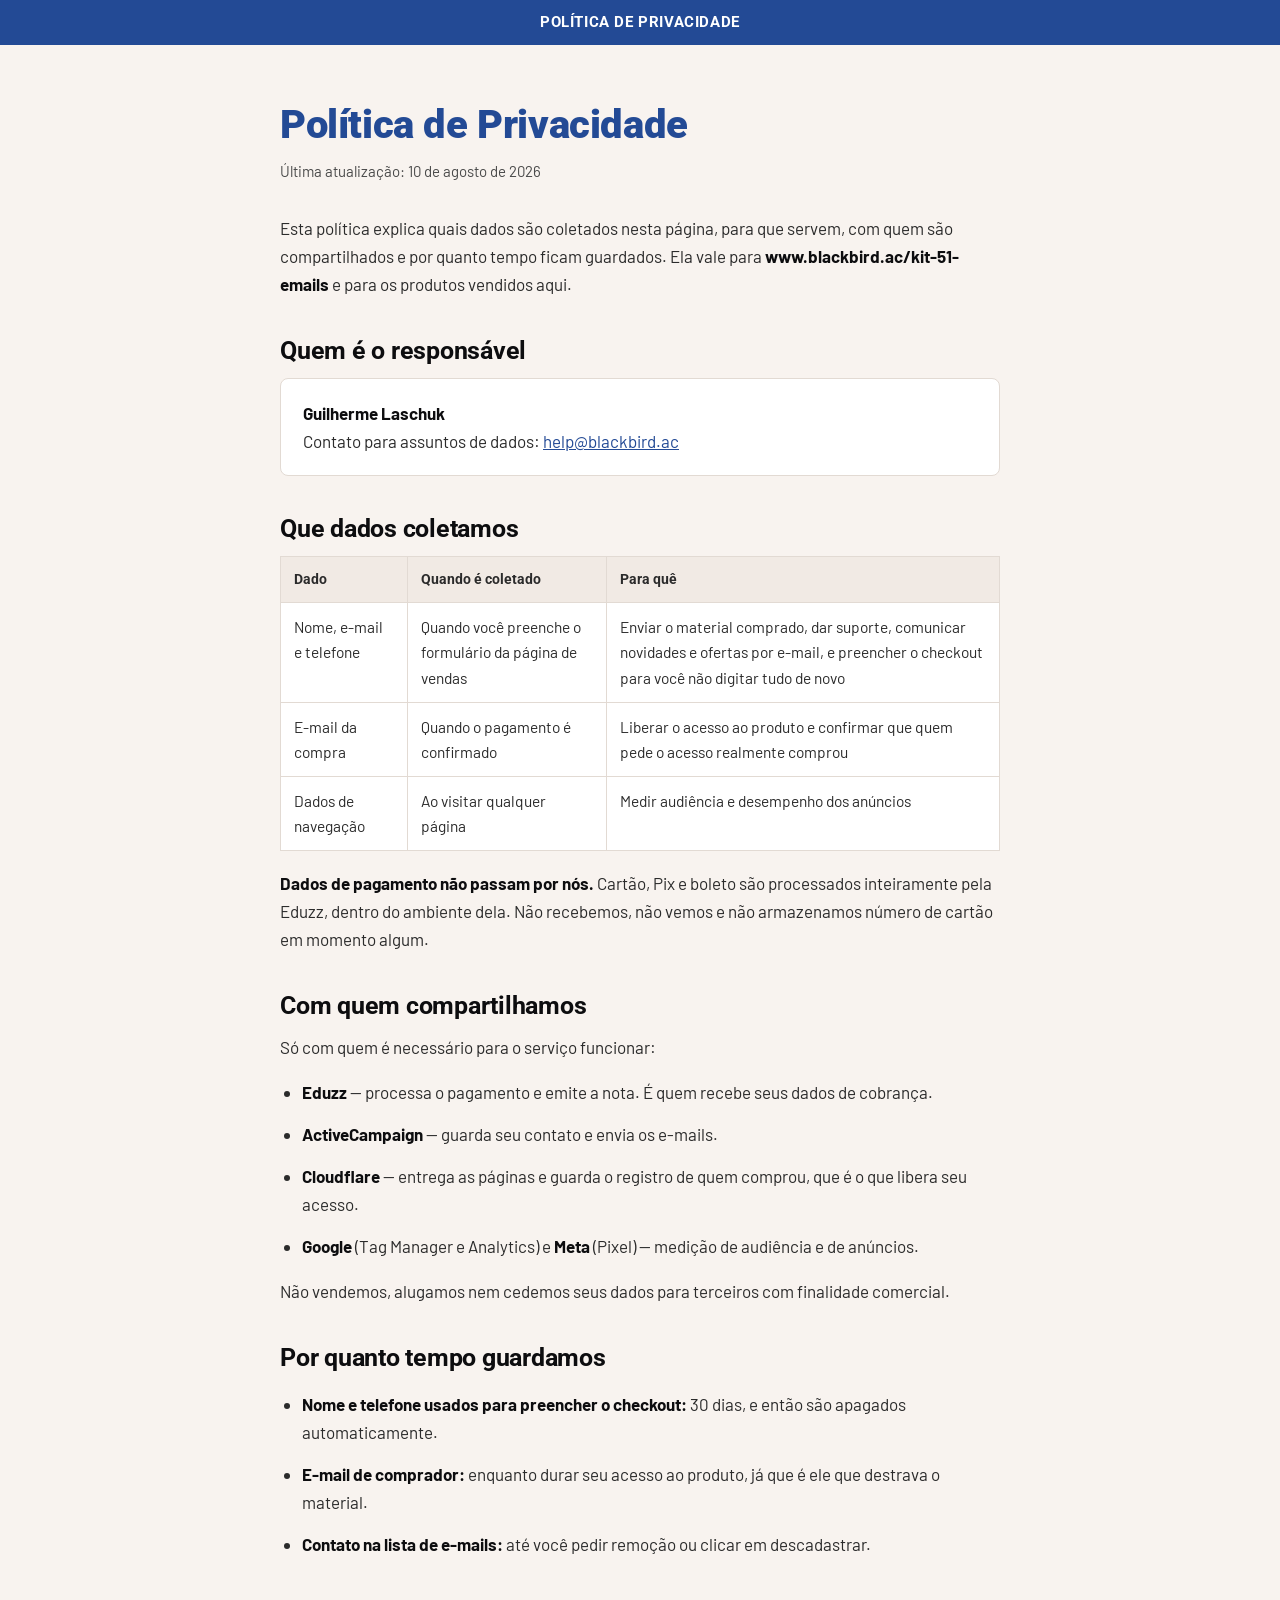
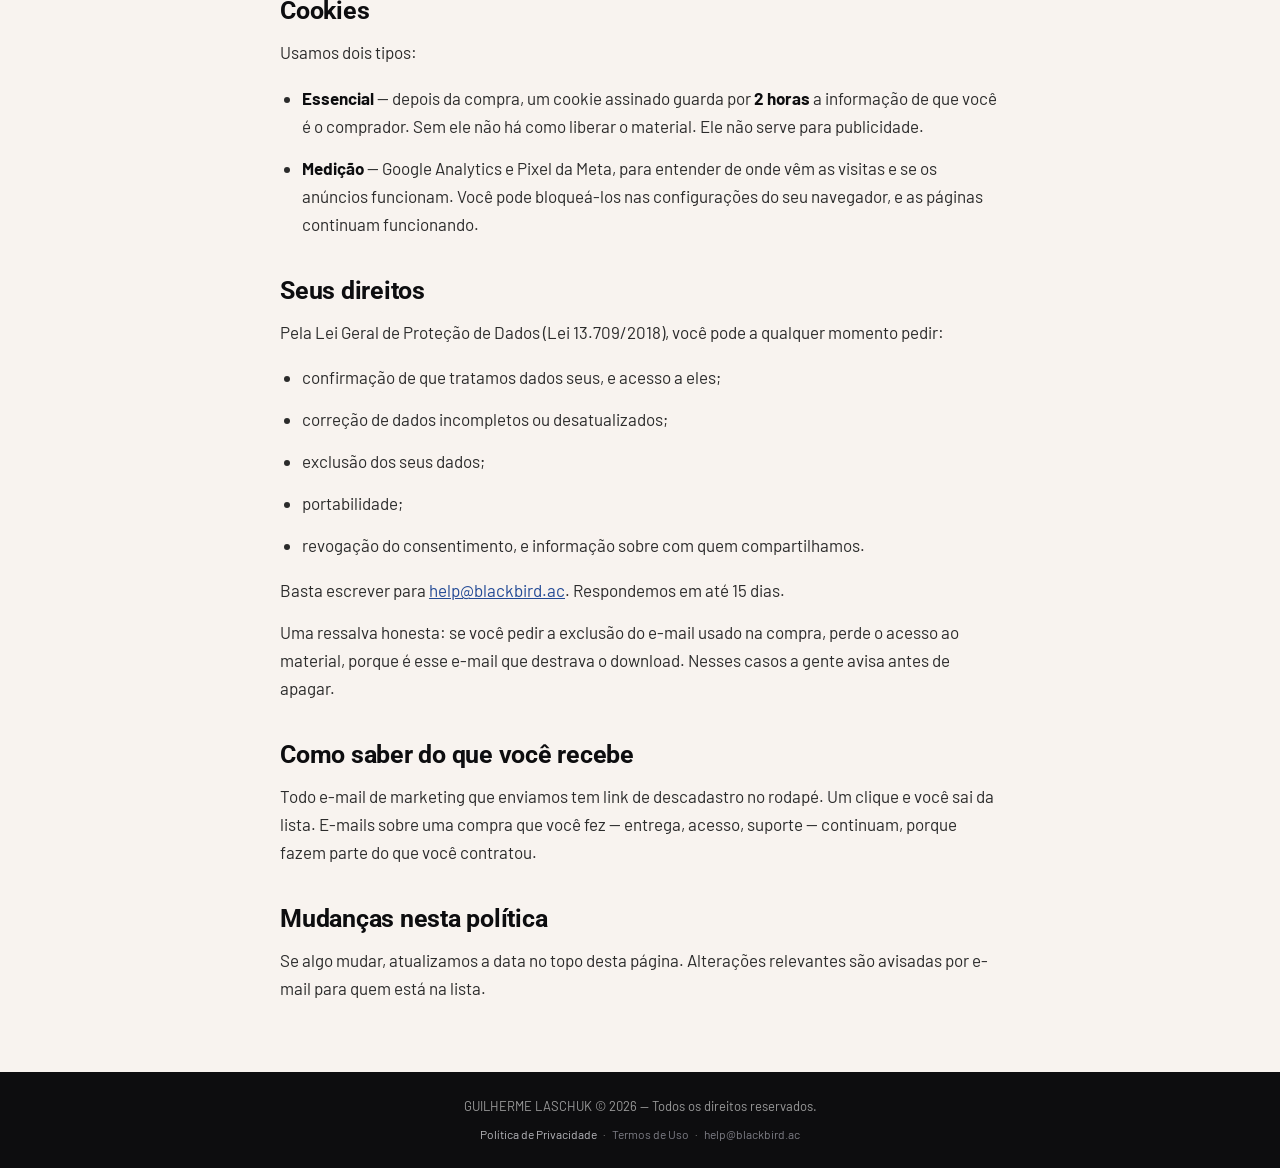
<file: politica-de-privacidade.html>
<!DOCTYPE html>
<html lang="pt-BR">
<head>
<meta charset="utf-8">
<meta name="viewport" content="width=device-width, initial-scale=1">
<title>Política de Privacidade — Kit Definitivo do Email Marketing</title>
<meta name="description" content="Como tratamos os dados de quem se cadastra ou compra o Kit Definitivo do Email Marketing.">
<link rel="icon" href="assets/favicon.svg" type="image/svg+xml">
<link rel="preconnect" href="https://fonts.googleapis.com">
<link rel="preconnect" href="https://fonts.gstatic.com" crossorigin>
<link href="https://fonts.googleapis.com/css2?family=Barlow:wght@400;600;700&family=Roboto:wght@700;900&display=swap" rel="stylesheet">
<style>
:root{
  --azul:#234A95; --bege:#F8F3EF; --branco:#FFF; --preto:#0D0D0F;
  --texto:#2B2B2B; --texto-suave:#4A4A4A; --borda:#E2DAD3;
  --head:'Roboto',Arial,sans-serif; --body:'Barlow','Segoe UI',system-ui,sans-serif;
}
*,*::before,*::after{box-sizing:border-box}
body{margin:0;background:var(--bege);color:var(--texto);font-family:var(--body);
  font-size:17px;line-height:1.65;-webkit-font-smoothing:antialiased}
.topo{background:var(--azul);color:#fff;padding:10px 16px;text-align:center;
  font-family:var(--head);font-weight:700;font-size:15px;letter-spacing:.04em}
main{max-width:760px;margin:0 auto;padding:clamp(34px,5vw,56px) 20px}
h1,h2{font-family:var(--head);line-height:1.2;letter-spacing:-.01em;text-wrap:balance}
h1{font-size:clamp(28px,5vw,40px);font-weight:900;color:var(--azul);margin:0 0 10px}
h2{font-size:clamp(20px,3vw,25px);font-weight:700;color:var(--preto);margin:38px 0 12px}
p,li{margin:0 0 14px}
ul{padding-left:22px}
strong{font-weight:700;color:var(--preto)}
a{color:var(--azul)}
.atualizado{color:var(--texto-suave);font-size:15px;margin:0 0 30px}
table{width:100%;border-collapse:collapse;background:#fff;margin:0 0 18px;font-size:15.5px}
th,td{border:1px solid var(--borda);padding:11px 13px;text-align:left;vertical-align:top}
th{background:#F1EAE4;font-family:var(--head);font-size:14px}
.rolagem{overflow-x:auto}
.caixa{background:#fff;border:1px solid var(--borda);border-radius:8px;padding:20px 22px;margin:0 0 18px}
.caixa p:last-child{margin:0}
.rodape{background:var(--preto);color:#9A9A9A;text-align:center;padding:24px 20px;
  font-size:13px;line-height:1.6}
.rodape a{color:#7E7E86;text-decoration:none}
.rodape a:hover{color:#B7B7BC;text-decoration:underline}
.rodape__links{margin:8px 0 0;font-size:12px}
.rodape__links a{margin:0 4px}
.rodape__links [aria-current]{color:#B7B7BC}
@media (max-width:760px){ body{font-size:16.5px} }
</style>
</head>
<body>

<div class="topo">POLÍTICA DE PRIVACIDADE</div>

<main>
  <h1>Política de Privacidade</h1>
  <p class="atualizado">Última atualização: <span id="atualizado">10 de agosto de 2026</span></p>

  <p>Esta política explica quais dados são coletados nesta página, para que servem, com quem
  são compartilhados e por quanto tempo ficam guardados. Ela vale para
  <strong>www.blackbird.ac/kit-51-emails</strong> e para os produtos vendidos aqui.</p>

  <h2>Quem é o responsável</h2>
  <div class="caixa">
    <p><strong>Guilherme Laschuk</strong><br>
    Contato para assuntos de dados: <a href="mailto:help@blackbird.ac">help@blackbird.ac</a></p>
  </div>

  <h2>Que dados coletamos</h2>
  <div class="rolagem">
    <table>
      <tr>
        <th>Dado</th><th>Quando é coletado</th><th>Para quê</th>
      </tr>
      <tr>
        <td>Nome, e-mail e telefone</td>
        <td>Quando você preenche o formulário da página de vendas</td>
        <td>Enviar o material comprado, dar suporte, comunicar novidades e ofertas por e-mail,
        e preencher o checkout para você não digitar tudo de novo</td>
      </tr>
      <tr>
        <td>E-mail da compra</td>
        <td>Quando o pagamento é confirmado</td>
        <td>Liberar o acesso ao produto e confirmar que quem pede o acesso realmente comprou</td>
      </tr>
      <tr>
        <td>Dados de navegação</td>
        <td>Ao visitar qualquer página</td>
        <td>Medir audiência e desempenho dos anúncios</td>
      </tr>
    </table>
  </div>

  <p><strong>Dados de pagamento não passam por nós.</strong> Cartão, Pix e boleto são
  processados inteiramente pela Eduzz, dentro do ambiente dela. Não recebemos, não vemos e não
  armazenamos número de cartão em momento algum.</p>

  <h2>Com quem compartilhamos</h2>
  <p>Só com quem é necessário para o serviço funcionar:</p>
  <ul>
    <li><strong>Eduzz</strong> — processa o pagamento e emite a nota. É quem recebe seus dados
    de cobrança.</li>
    <li><strong>ActiveCampaign</strong> — guarda seu contato e envia os e-mails.</li>
    <li><strong>Cloudflare</strong> — entrega as páginas e guarda o registro de quem comprou,
    que é o que libera seu acesso.</li>
    <li><strong>Google</strong> (Tag Manager e Analytics) e <strong>Meta</strong> (Pixel) —
    medição de audiência e de anúncios.</li>
  </ul>
  <p>Não vendemos, alugamos nem cedemos seus dados para terceiros com finalidade comercial.</p>

  <h2>Por quanto tempo guardamos</h2>
  <ul>
    <li><strong>Nome e telefone usados para preencher o checkout:</strong> 30 dias, e então são
    apagados automaticamente.</li>
    <li><strong>E-mail de comprador:</strong> enquanto durar seu acesso ao produto, já que é ele
    que destrava o material.</li>
    <li><strong>Contato na lista de e-mails:</strong> até você pedir remoção ou clicar em
    descadastrar.</li>
  </ul>

  <h2>Cookies</h2>
  <p>Usamos dois tipos:</p>
  <ul>
    <li><strong>Essencial</strong> — depois da compra, um cookie assinado guarda por
    <strong>2 horas</strong> a informação de que você é o comprador. Sem ele não há como liberar
    o material. Ele não serve para publicidade.</li>
    <li><strong>Medição</strong> — Google Analytics e Pixel da Meta, para entender de onde vêm
    as visitas e se os anúncios funcionam. Você pode bloqueá-los nas configurações do seu
    navegador, e as páginas continuam funcionando.</li>
  </ul>

  <h2>Seus direitos</h2>
  <p>Pela Lei Geral de Proteção de Dados (Lei 13.709/2018), você pode a qualquer momento pedir:</p>
  <ul>
    <li>confirmação de que tratamos dados seus, e acesso a eles;</li>
    <li>correção de dados incompletos ou desatualizados;</li>
    <li>exclusão dos seus dados;</li>
    <li>portabilidade;</li>
    <li>revogação do consentimento, e informação sobre com quem compartilhamos.</li>
  </ul>
  <p>Basta escrever para <a href="mailto:help@blackbird.ac">help@blackbird.ac</a>. Respondemos em
  até 15 dias.</p>
  <p>Uma ressalva honesta: se você pedir a exclusão do e-mail usado na compra, perde o acesso ao
  material, porque é esse e-mail que destrava o download. Nesses casos a gente avisa antes de
  apagar.</p>

  <h2>Como saber do que você recebe</h2>
  <p>Todo e-mail de marketing que enviamos tem link de descadastro no rodapé. Um clique e você
  sai da lista. E-mails sobre uma compra que você fez — entrega, acesso, suporte — continuam,
  porque fazem parte do que você contratou.</p>

  <h2>Mudanças nesta política</h2>
  <p>Se algo mudar, atualizamos a data no topo desta página. Alterações relevantes são avisadas
  por e-mail para quem está na lista.</p>
</main>

<div class="rodape">
  GUILHERME LASCHUK © <span id="ano">2026</span> — Todos os direitos reservados.
  <p class="rodape__links">
    <a href="politica-de-privacidade.html" aria-current="page">Política de Privacidade</a> ·
    <a href="termos-de-uso.html">Termos de Uso</a> ·
    <a href="mailto:help@blackbird.ac">help@blackbird.ac</a>
  </p>
</div>

<script>document.getElementById('ano').textContent = new Date().getFullYear();</script>
</body>
</html>
</file>
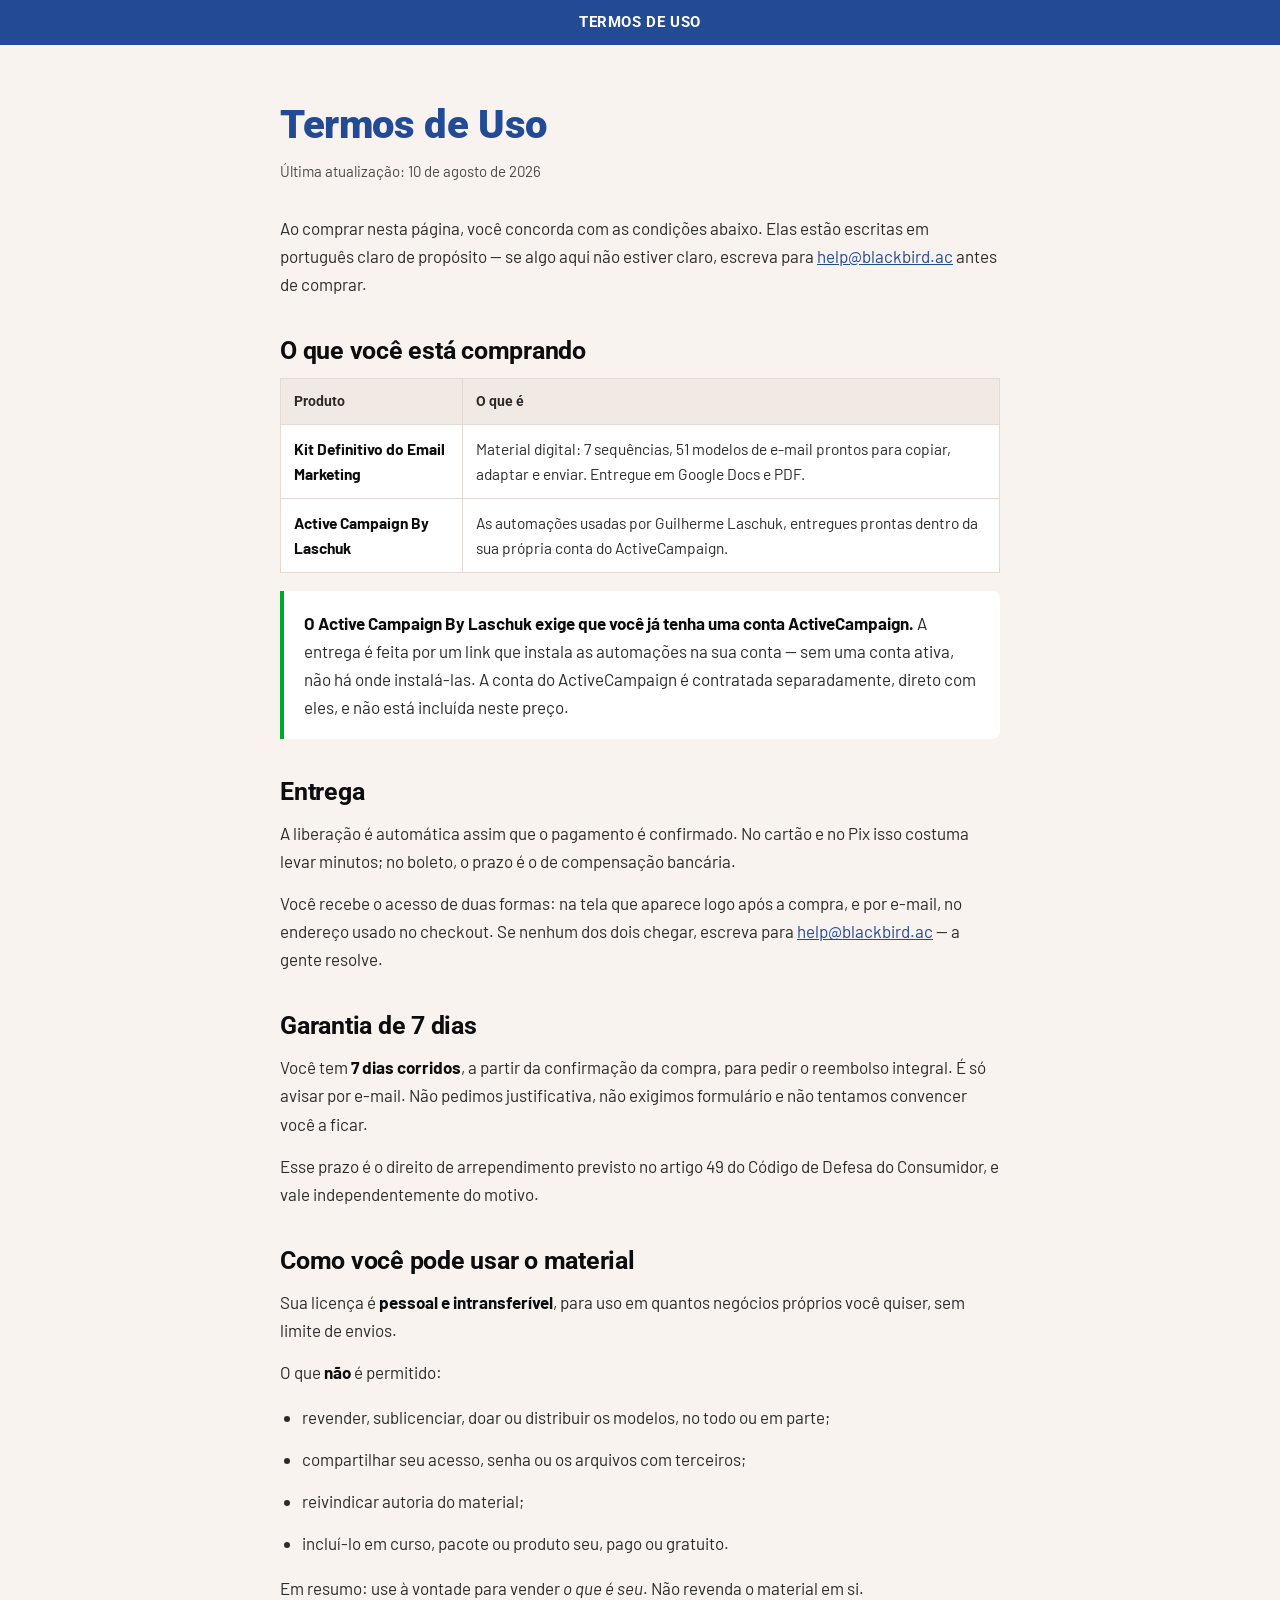
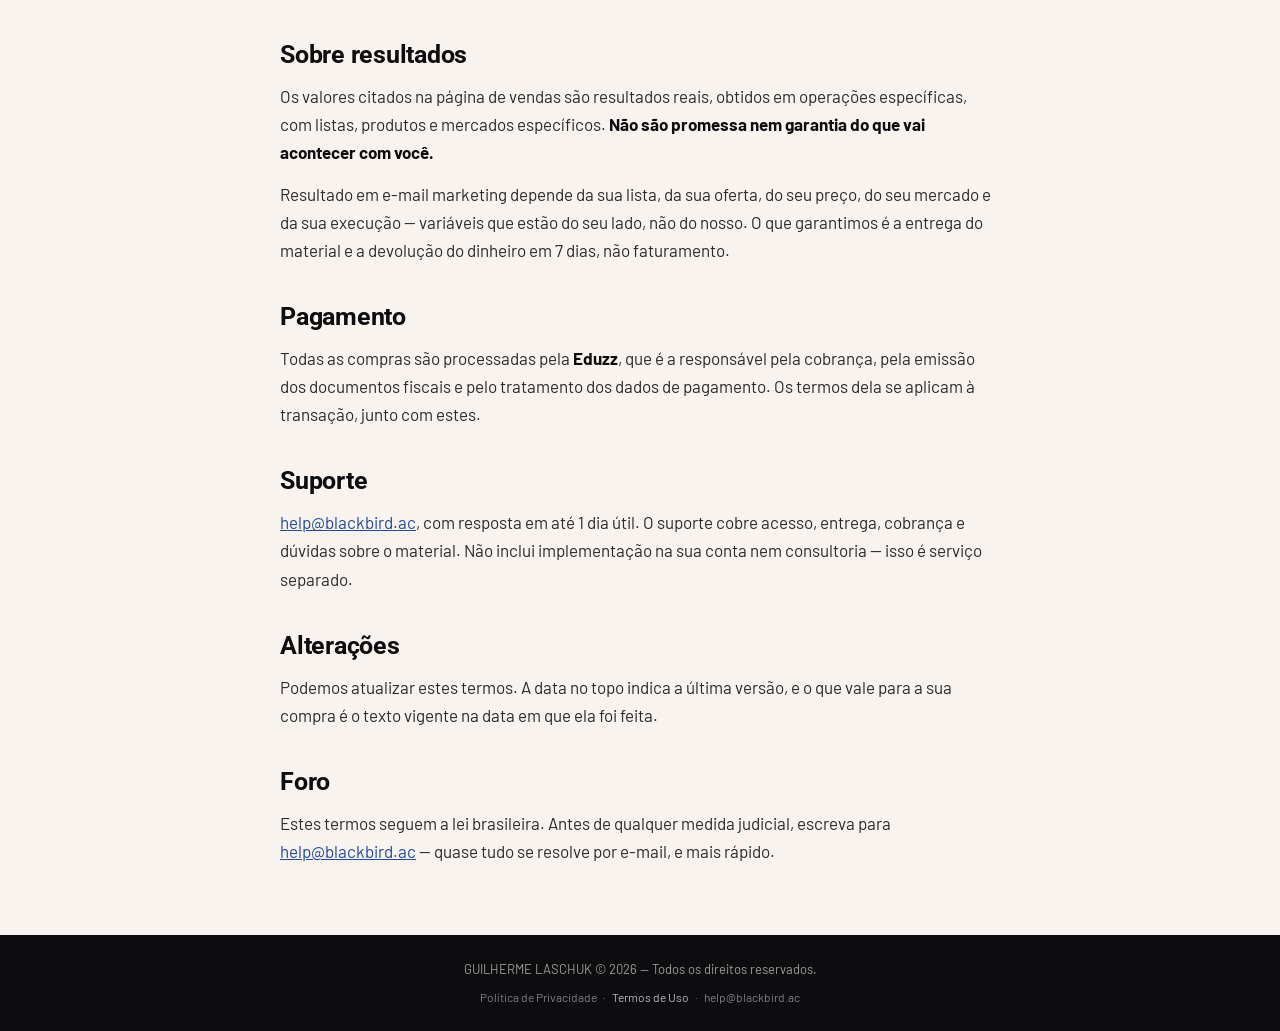
<file: termos-de-uso.html>
<!DOCTYPE html>
<html lang="pt-BR">
<head>
<meta charset="utf-8">
<meta name="viewport" content="width=device-width, initial-scale=1">
<title>Termos de Uso — Kit Definitivo do Email Marketing</title>
<meta name="description" content="Condições de compra e uso do Kit Definitivo do Email Marketing e do Active Campaign By Laschuk.">
<link rel="icon" href="assets/favicon.svg" type="image/svg+xml">
<link rel="preconnect" href="https://fonts.googleapis.com">
<link rel="preconnect" href="https://fonts.gstatic.com" crossorigin>
<link href="https://fonts.googleapis.com/css2?family=Barlow:wght@400;600;700&family=Roboto:wght@700;900&display=swap" rel="stylesheet">
<style>
:root{
  --azul:#234A95; --bege:#F8F3EF; --branco:#FFF; --preto:#0D0D0F; --verde:#00A82E;
  --texto:#2B2B2B; --texto-suave:#4A4A4A; --borda:#E2DAD3;
  --head:'Roboto',Arial,sans-serif; --body:'Barlow','Segoe UI',system-ui,sans-serif;
}
*,*::before,*::after{box-sizing:border-box}
body{margin:0;background:var(--bege);color:var(--texto);font-family:var(--body);
  font-size:17px;line-height:1.65;-webkit-font-smoothing:antialiased}
.topo{background:var(--azul);color:#fff;padding:10px 16px;text-align:center;
  font-family:var(--head);font-weight:700;font-size:15px;letter-spacing:.04em}
main{max-width:760px;margin:0 auto;padding:clamp(34px,5vw,56px) 20px}
h1,h2{font-family:var(--head);line-height:1.2;letter-spacing:-.01em;text-wrap:balance}
h1{font-size:clamp(28px,5vw,40px);font-weight:900;color:var(--azul);margin:0 0 10px}
h2{font-size:clamp(20px,3vw,25px);font-weight:700;color:var(--preto);margin:38px 0 12px}
p,li{margin:0 0 14px}
ul{padding-left:22px}
strong{font-weight:700;color:var(--preto)}
a{color:var(--azul)}
.atualizado{color:var(--texto-suave);font-size:15px;margin:0 0 30px}
table{width:100%;border-collapse:collapse;background:#fff;margin:0 0 18px;font-size:15.5px}
th,td{border:1px solid var(--borda);padding:11px 13px;text-align:left;vertical-align:top}
th{background:#F1EAE4;font-family:var(--head);font-size:14px}
.rolagem{overflow-x:auto}
.destaque{background:#fff;border-left:4px solid var(--verde);border-radius:0 8px 8px 0;
  padding:18px 20px;margin:0 0 18px}
.destaque p:last-child{margin:0}
.rodape{background:var(--preto);color:#9A9A9A;text-align:center;padding:24px 20px;
  font-size:13px;line-height:1.6}
.rodape a{color:#7E7E86;text-decoration:none}
.rodape a:hover{color:#B7B7BC;text-decoration:underline}
.rodape__links{margin:8px 0 0;font-size:12px}
.rodape__links a{margin:0 4px}
.rodape__links [aria-current]{color:#B7B7BC}
@media (max-width:760px){ body{font-size:16.5px} }
</style>
</head>
<body>

<div class="topo">TERMOS DE USO</div>

<main>
  <h1>Termos de Uso</h1>
  <p class="atualizado">Última atualização: 10 de agosto de 2026</p>

  <p>Ao comprar nesta página, você concorda com as condições abaixo. Elas estão escritas em
  português claro de propósito — se algo aqui não estiver claro, escreva para
  <a href="mailto:help@blackbird.ac">help@blackbird.ac</a> antes de comprar.</p>

  <h2>O que você está comprando</h2>
  <div class="rolagem">
    <table>
      <tr><th>Produto</th><th>O que é</th></tr>
      <tr>
        <td><strong>Kit Definitivo do Email Marketing</strong></td>
        <td>Material digital: 7 sequências, 51 modelos de e-mail prontos para copiar, adaptar
        e enviar. Entregue em Google Docs e PDF.</td>
      </tr>
      <tr>
        <td><strong>Active Campaign By Laschuk</strong></td>
        <td>As automações usadas por Guilherme Laschuk, entregues prontas dentro da sua própria
        conta do ActiveCampaign.</td>
      </tr>
    </table>
  </div>

  <div class="destaque">
    <p><strong>O Active Campaign By Laschuk exige que você já tenha uma conta ActiveCampaign.</strong>
    A entrega é feita por um link que instala as automações na sua conta — sem uma conta ativa,
    não há onde instalá-las. A conta do ActiveCampaign é contratada separadamente, direto com
    eles, e não está incluída neste preço.</p>
  </div>

  <h2>Entrega</h2>
  <p>A liberação é automática assim que o pagamento é confirmado. No cartão e no Pix isso costuma
  levar minutos; no boleto, o prazo é o de compensação bancária.</p>
  <p>Você recebe o acesso de duas formas: na tela que aparece logo após a compra, e por e-mail,
  no endereço usado no checkout. Se nenhum dos dois chegar, escreva para
  <a href="mailto:help@blackbird.ac">help@blackbird.ac</a> — a gente resolve.</p>

  <h2>Garantia de 7 dias</h2>
  <p>Você tem <strong>7 dias corridos</strong>, a partir da confirmação da compra, para pedir o
  reembolso integral. É só avisar por e-mail. Não pedimos justificativa, não exigimos formulário
  e não tentamos convencer você a ficar.</p>
  <p>Esse prazo é o direito de arrependimento previsto no artigo 49 do Código de Defesa do
  Consumidor, e vale independentemente do motivo.</p>

  <h2>Como você pode usar o material</h2>
  <p>Sua licença é <strong>pessoal e intransferível</strong>, para uso em quantos negócios
  próprios você quiser, sem limite de envios.</p>
  <p>O que <strong>não</strong> é permitido:</p>
  <ul>
    <li>revender, sublicenciar, doar ou distribuir os modelos, no todo ou em parte;</li>
    <li>compartilhar seu acesso, senha ou os arquivos com terceiros;</li>
    <li>reivindicar autoria do material;</li>
    <li>incluí-lo em curso, pacote ou produto seu, pago ou gratuito.</li>
  </ul>
  <p>Em resumo: use à vontade para vender <em>o que é seu</em>. Não revenda o material em si.</p>

  <h2>Sobre resultados</h2>
  <p>Os valores citados na página de vendas são resultados reais, obtidos em operações
  específicas, com listas, produtos e mercados específicos. <strong>Não são promessa nem
  garantia do que vai acontecer com você.</strong></p>
  <p>Resultado em e-mail marketing depende da sua lista, da sua oferta, do seu preço, do seu
  mercado e da sua execução — variáveis que estão do seu lado, não do nosso. O que garantimos é
  a entrega do material e a devolução do dinheiro em 7 dias, não faturamento.</p>

  <h2>Pagamento</h2>
  <p>Todas as compras são processadas pela <strong>Eduzz</strong>, que é a responsável pela
  cobrança, pela emissão dos documentos fiscais e pelo tratamento dos dados de pagamento. Os
  termos dela se aplicam à transação, junto com estes.</p>

  <h2>Suporte</h2>
  <p><a href="mailto:help@blackbird.ac">help@blackbird.ac</a>, com resposta em até 1 dia útil.
  O suporte cobre acesso, entrega, cobrança e dúvidas sobre o material. Não inclui implementação
  na sua conta nem consultoria — isso é serviço separado.</p>

  <h2>Alterações</h2>
  <p>Podemos atualizar estes termos. A data no topo indica a última versão, e o que vale para a
  sua compra é o texto vigente na data em que ela foi feita.</p>

  <h2>Foro</h2>
  <p>Estes termos seguem a lei brasileira. Antes de qualquer medida judicial, escreva para
  <a href="mailto:help@blackbird.ac">help@blackbird.ac</a> — quase tudo se resolve por e-mail,
  e mais rápido.</p>
</main>

<div class="rodape">
  GUILHERME LASCHUK © <span id="ano">2026</span> — Todos os direitos reservados.
  <p class="rodape__links">
    <a href="politica-de-privacidade.html">Política de Privacidade</a> ·
    <a href="termos-de-uso.html" aria-current="page">Termos de Uso</a> ·
    <a href="mailto:help@blackbird.ac">help@blackbird.ac</a>
  </p>
</div>

<script>document.getElementById('ano').textContent = new Date().getFullYear();</script>
</body>
</html>
</file>
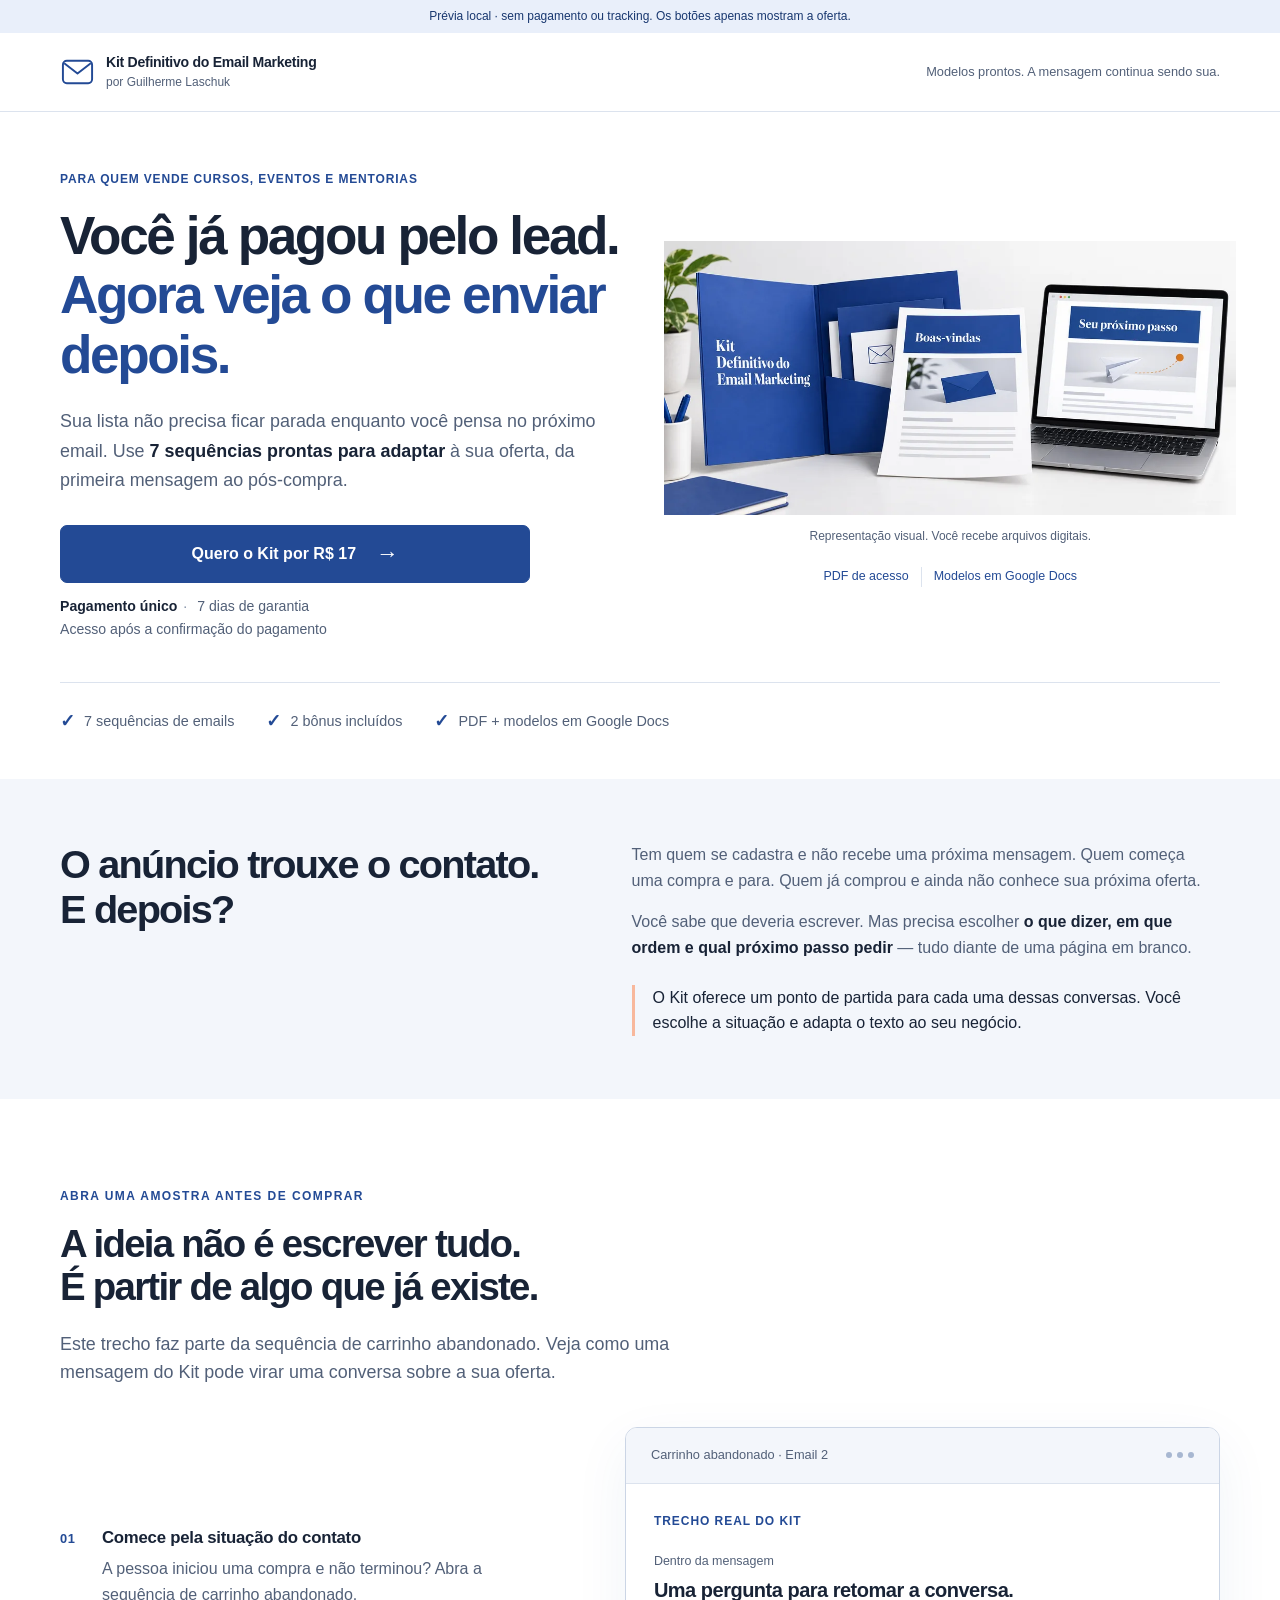
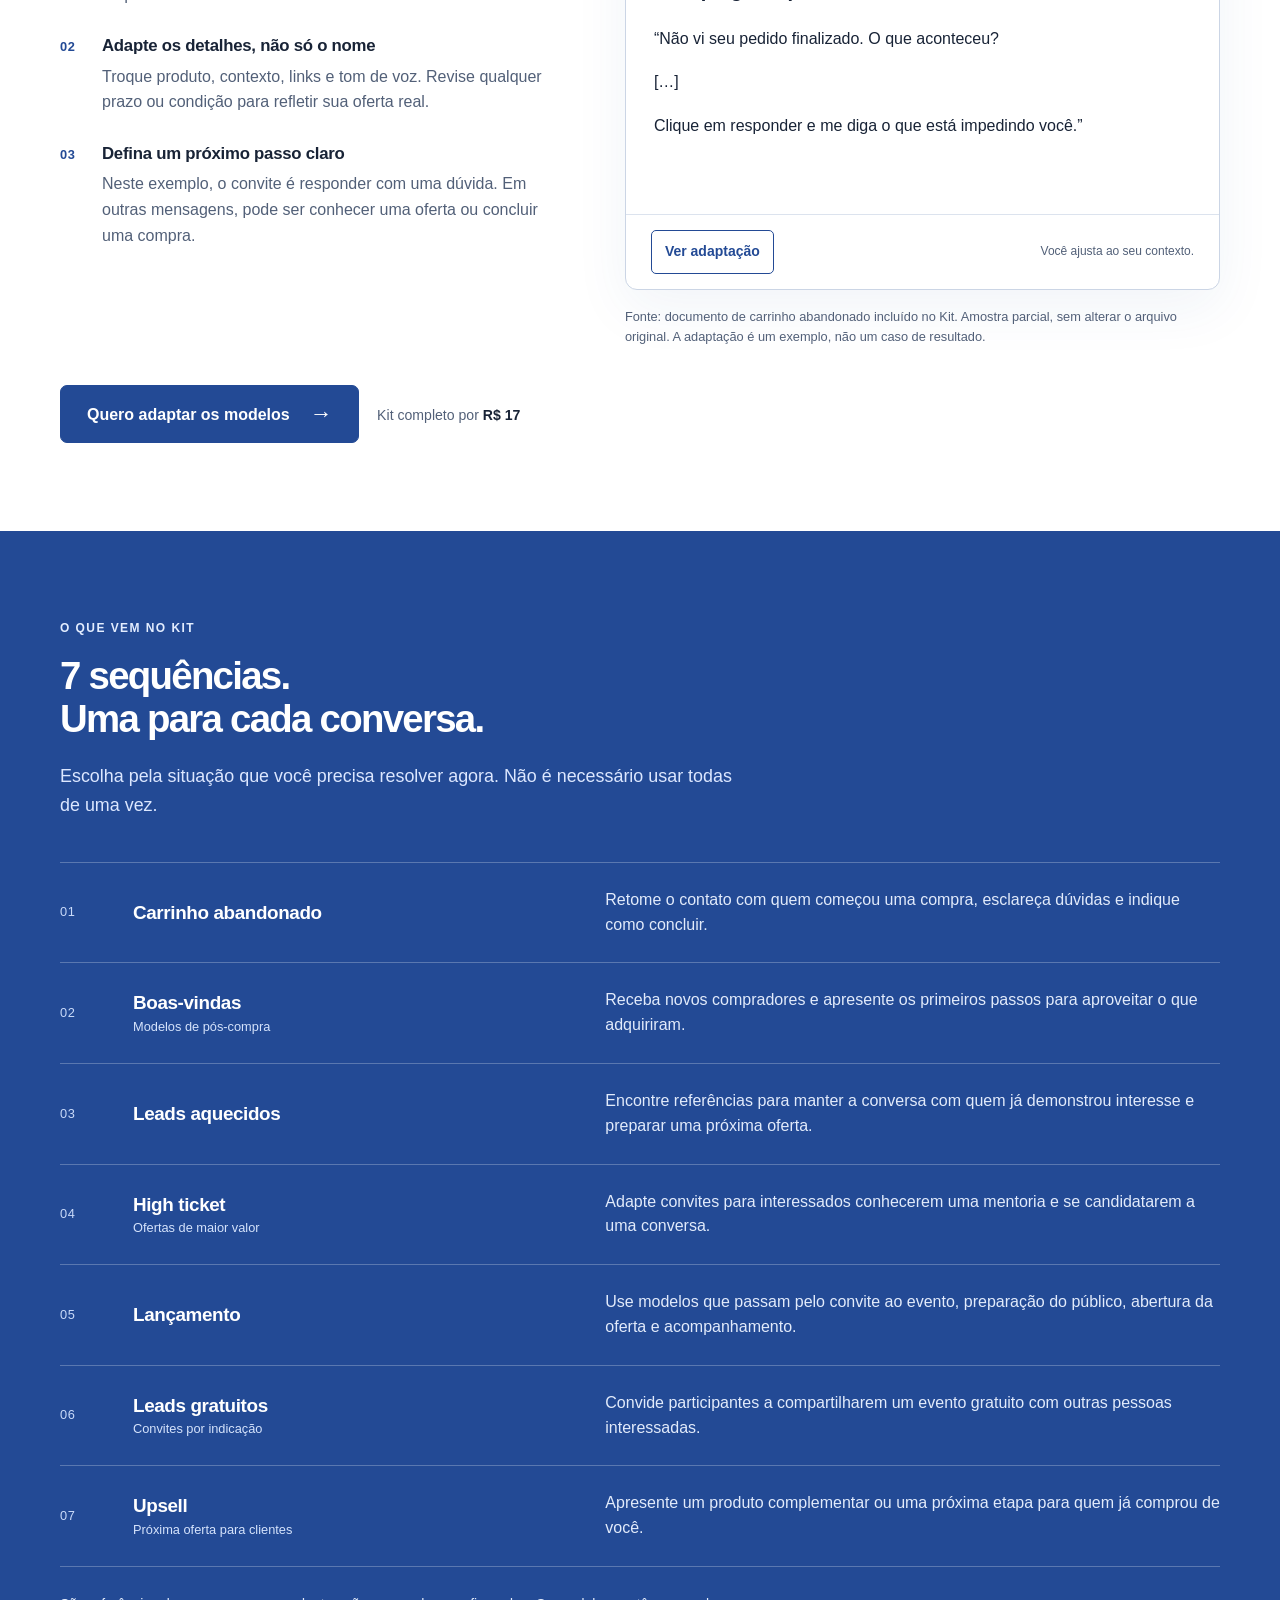
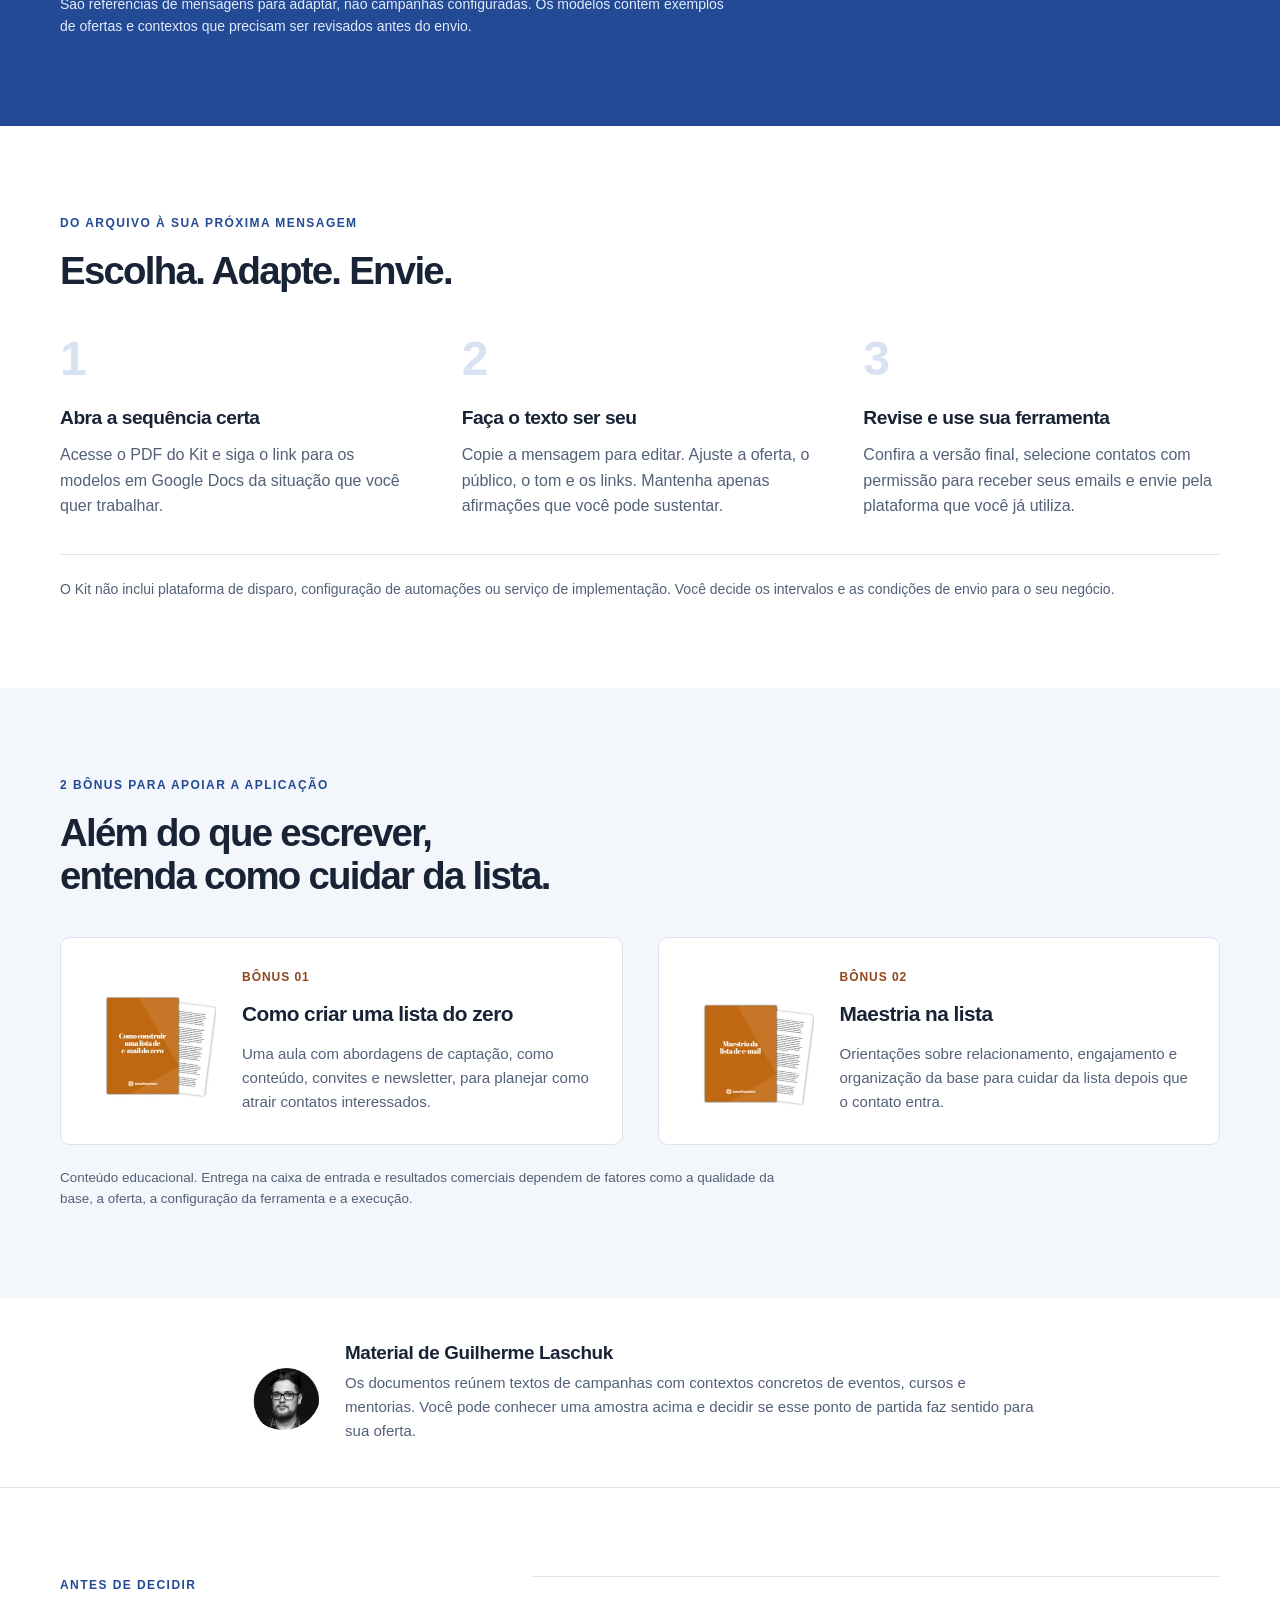
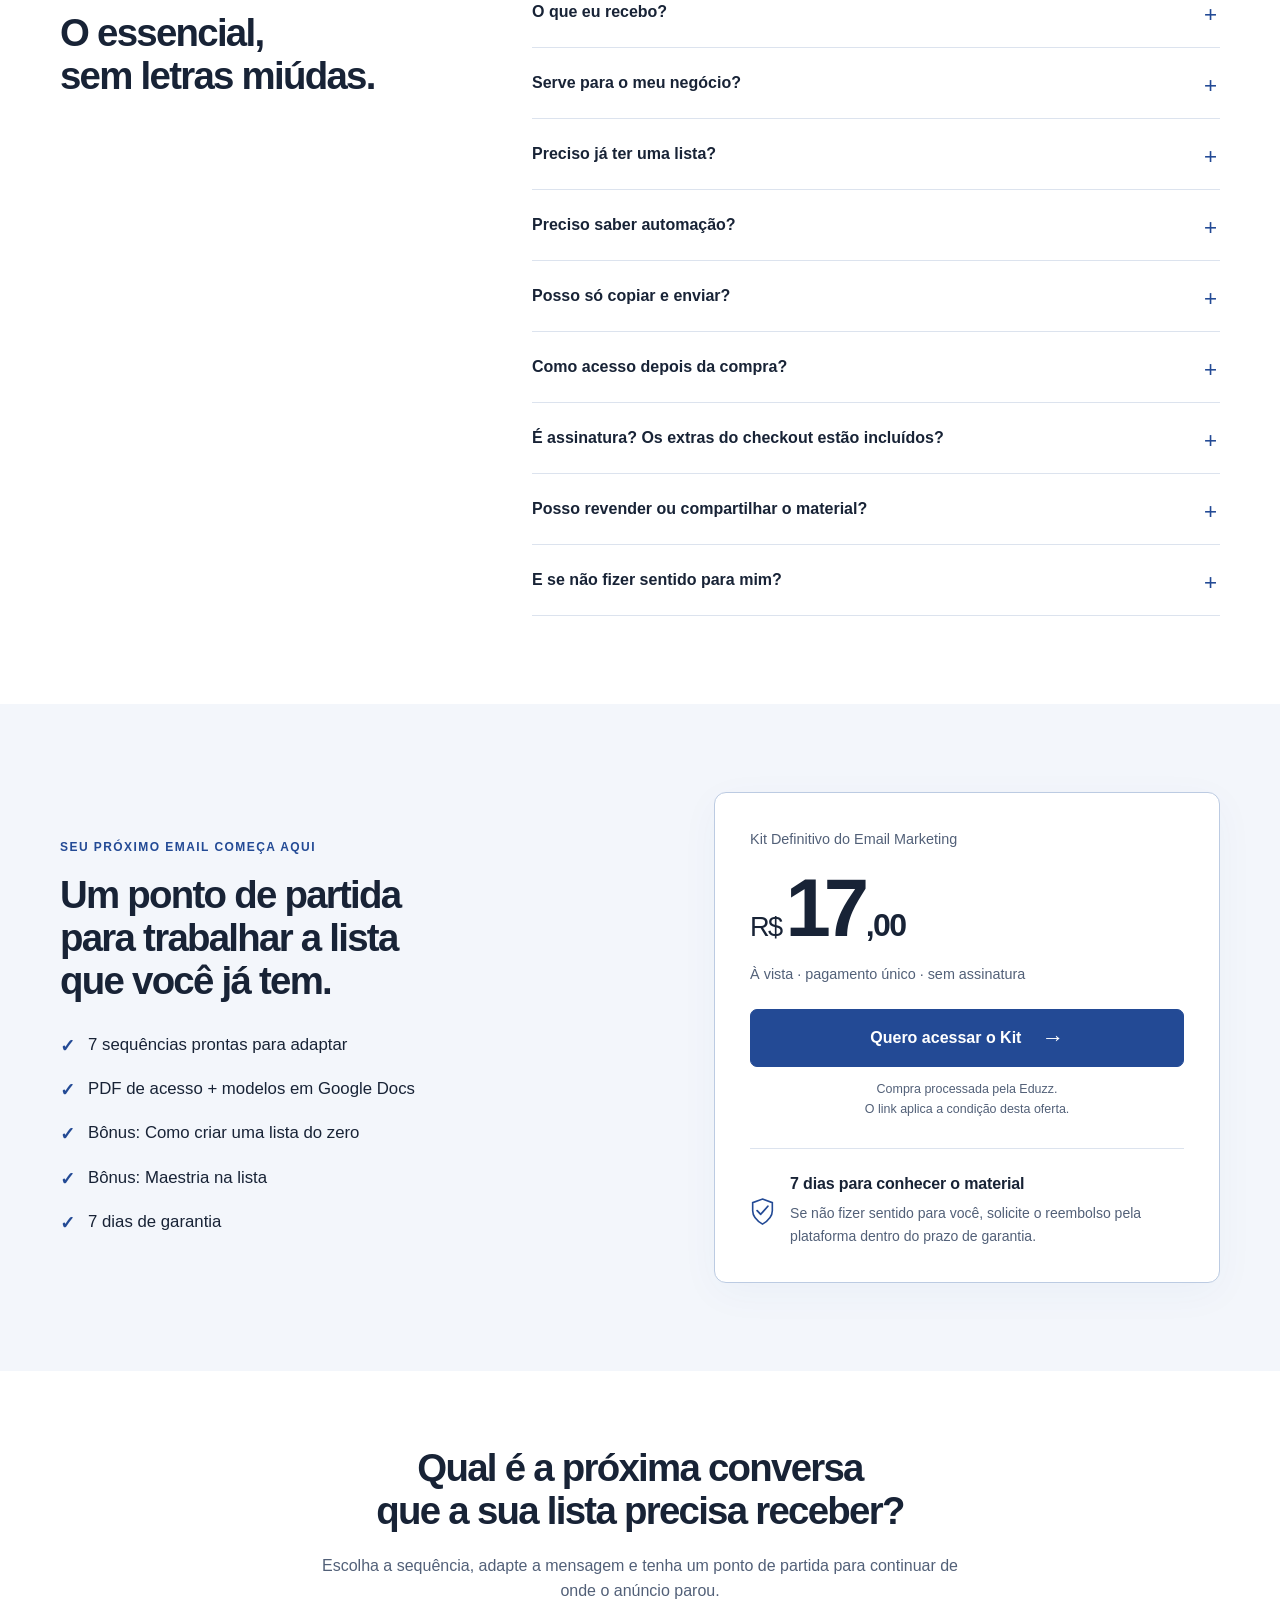
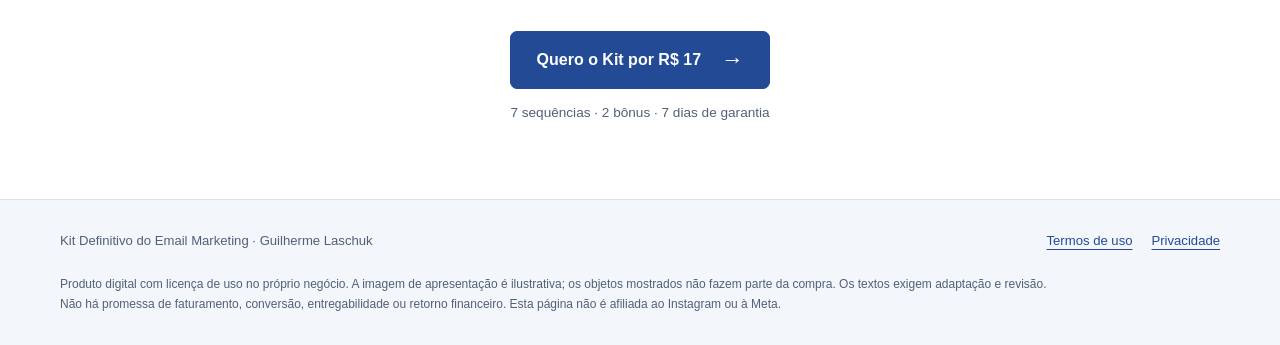
<file: docs/c/PREVIA.html>
<!doctype html>
<html lang="pt-BR">
<head>
<meta http-equiv="Content-Security-Policy" content="default-src 'none'; img-src data:; style-src 'unsafe-inline'; script-src 'unsafe-inline'; connect-src 'none'; base-uri 'none'; form-action 'none'">
<meta charset="utf-8">
<meta name="viewport" content="width=device-width, initial-scale=1">
<title>Prévia local — Seu próximo email começa aqui | Kit Definitivo do Email Marketing</title>
<meta name="description" content="7 sequências de emails para adaptar ao seu negócio. Veja um trecho real do Kit, conheça os 2 bônus e acesse por R$ 17, com 7 dias de garantia.">
<meta name="robots" content="noindex, follow">

<link rel="icon" href="[data-uri]" type="image/svg+xml">
<style>:root{--blue:#234a95;--blue-dark:#18376f;--ink:#182336;--muted:#526078;--paper:#f3f6fb;--line:#dce3ee;--orange:#f8b89c;--font:Arial,Helvetica,sans-serif}
*{box-sizing:border-box}
html{scroll-behavior:smooth;scroll-padding-block:24px 105px;-webkit-text-size-adjust:100%}
body{margin:0;color:var(--ink);background:white;font:1rem/1.6 var(--font);-webkit-font-smoothing:antialiased}
[hidden]{display:none!important}
button,a{-webkit-tap-highlight-color:transparent}
button{font:inherit}
a{color:var(--blue);text-underline-offset:4px}
img{display:block;max-width:100%;height:auto}
svg{display:block}
h1,h2,h3,p,figure{margin:0}
h1,h2,h3{line-height:1.12;letter-spacing:-.045em}
h1{font-size:clamp(2.1rem,4.15vw,3.6rem);font-weight:800;max-width:680px}
h2{font-size:clamp(1.9rem,3vw,2.75rem);font-weight:750;max-width:780px}
h3{font-size:1.3rem;letter-spacing:-.025em}
p+p{margin-top:1rem}
a:focus-visible,button:focus-visible,summary:focus-visible{outline:3px solid #a84819;outline-offset:5px;border-radius:4px}
section,[id]{scroll-margin-block:28px 100px}
.container{width:min(1160px,calc(100% - 48px));margin-inline:auto}
.section{padding-block:88px}
.eyebrow{font-size:.75rem;font-weight:700;letter-spacing:.12em;text-transform:uppercase;color:var(--blue);margin-bottom:17px;line-height:1.5}
.section-lead{font-size:1.12rem;color:var(--muted);max-width:680px;margin-top:22px}
.skip{position:fixed;top:12px;left:12px;z-index:100;background:white;padding:12px 18px;transform:translateY(-180%)}
.skip:focus{transform:translateY(0)}
.masthead{border-bottom:1px solid var(--line)}
.masthead .container{min-height:78px;display:flex;align-items:center;justify-content:space-between;gap:16px}
.brand{display:flex;gap:11px;align-items:center;font-size:.88rem;line-height:1.2;letter-spacing:-.02em;font-weight:700}
.brand-icon{height:35px;width:35px;color:var(--blue)}
.brand small{display:block;font-size:.75rem;letter-spacing:0;font-weight:400;margin-top:4px;color:var(--muted)}
.header-note{font-size:.8rem;color:var(--muted)}
.hero{padding-block:58px 44px}
.hero-grid{display:grid;grid-template-columns:1.05fr 1fr;gap:0 54px;align-items:center}
.hero-copy{grid-column:1;grid-row:1}
.hero .eyebrow{font-size:.75rem;margin-bottom:18px;letter-spacing:.07em}
.hero h1 em{font-style:normal;color:var(--blue)}
.hero-description{font-size:1.12rem;line-height:1.65;max-width:540px;margin-top:23px;color:var(--muted)}
.hero-description strong{color:var(--ink)}
.hero-product{grid-column:2;grid-row:1 / span 2;min-width:0;align-self:center;margin:18px -16px 0}
.product-caption{font-size:.75rem;color:var(--muted);text-align:center;line-height:1.5;margin-top:12px}
.product-format{display:flex;justify-content:center;gap:12px;align-items:center;font-size:.78rem;color:var(--blue);margin-top:22px}
.product-format span+span{border-left:1px solid var(--line);padding-left:12px}
.hero-purchase{grid-column:1;grid-row:2;margin-top:29px;max-width:470px}
.button{display:inline-flex;min-height:58px;align-items:center;justify-content:center;gap:20px;padding:15px 26px;background:var(--blue);color:white;border:1px solid var(--blue);border-radius:7px;text-decoration:none;font-size:1rem;font-weight:700;line-height:1.35;transition:background .15s,transform .15s;cursor:pointer}
.button:hover{background:var(--blue-dark);border-color:var(--blue-dark);transform:translateY(-1px)}
.button-arrow{font-size:1.4rem;font-weight:400;line-height:1}
.hero-purchase .button{width:100%}
.purchase-meta{font-size:.88rem;line-height:1.6;margin-top:12px;color:var(--muted)}
.purchase-meta strong{color:var(--ink)}
.purchase-meta .separate{margin-inline:6px;color:#8290a7}
.hero-details{display:flex;gap:32px;border-top:1px solid var(--line);margin-top:42px;padding-top:24px;font-size:.9rem;color:var(--muted)}
.hero-details > span{display:flex;gap:9px;align-items:center}
.tick{color:var(--blue);font-size:1.1rem;font-weight:700}
.problem{background:var(--paper);padding-block:63px}
.problem-grid{display:grid;grid-template-columns:.9fr 1.1fr;gap:90px;align-items:start}
.problem h2{font-size:clamp(1.9rem,3.1vw,2.6rem)}
.problem p{color:var(--muted)}
.problem p strong{color:var(--ink)}
.problem .conclusion{margin-top:24px;padding-left:18px;border-left:3px solid var(--orange);color:var(--ink)}
.demo-grid{display:grid;grid-template-columns: .9fr 1.1fr;gap:78px;align-items:center;margin-top:40px}
.demo-notes{list-style:none;padding:0;margin:0;display:grid;gap:27px}
.demo-notes li{display:grid;grid-template-columns:30px 1fr;gap:12px;align-items:start}
.step-index{font-size:.8rem;color:var(--blue);font-weight:700;letter-spacing:.04em;padding-top:3px}
.demo-notes h3{font-size:1.05rem;line-height:1.4;letter-spacing:-.015em;margin-bottom:6px}
.demo-notes p{font-size:1rem;color:var(--muted)}
.document-demo{border:1px solid #cbd5e5;border-radius:12px;box-shadow:0 18px 55px #234a9510;overflow:hidden;background:white}
.document-header{display:flex;justify-content:space-between;align-items:center;gap:12px;padding:17px 25px;background:var(--paper);border-bottom:1px solid var(--line);font-size:.8rem;color:var(--muted)}
.doc-dots{display:flex;gap:5px}
.doc-dots i{width:6px;height:6px;border-radius:50%;background:#a7b7d1}
.document-content{padding:28px;min-height:330px}
.sample-tag{font-size:.75rem;text-transform:uppercase;letter-spacing:.08em;color:var(--blue);margin-bottom:22px;font-weight:700}
.sample-subject{font-size:1.25rem;font-weight:700;line-height:1.4;margin-bottom:21px;letter-spacing:-.025em}
.sample-subject span{display:block;font-size:.78rem;font-weight:400;color:var(--muted);letter-spacing:0;margin-bottom:6px}
.sample-body{font-size:1rem;line-height:1.7}
.sample-body mark{color:var(--blue-dark);background:#e9effa;padding:2px 3px}
.document-footer{border-top:1px solid var(--line);padding:15px 25px;display:flex;align-items:center;justify-content:space-between;gap:15px;font-size:.75rem;color:var(--muted)}
.demo-toggle{padding:9px 13px;min-height:44px;font-size:.875rem;border:1px solid var(--blue);border-radius:5px;background:white;color:var(--blue);cursor:pointer;font-weight:700}
.demo-toggle:hover{background:var(--paper)}
.demo-source{margin-top:17px;font-size:.8rem;color:var(--muted);line-height:1.6}
.inline-cta{margin-top:38px}
.inline-cta .purchase-meta{display:inline-block;margin:0 0 0 18px}
.sequences{background:var(--blue);color:white}
.sequences .eyebrow{color:#e3edff}
.sequences .section-lead{color:#dce7ff;max-width:690px}
.sequence-list{list-style:none;padding:0;margin:42px 0 0;border-top:1px solid #ffffff40}
.sequence-list li{display:grid;grid-template-columns:55px .85fr 1.15fr;gap:18px;align-items:center;border-bottom:1px solid #ffffff40;padding:25px 0}
.sequence-number{font-size:.8rem;color:#cadbfa;letter-spacing:.05em}
.sequence-list h3{font-size:1.18rem;font-weight:600;letter-spacing:-.02em}
.sequence-list p{font-size:1rem;color:#e2ebfb;line-height:1.55}
.sequence-list small{display:block;margin-top:6px;font-size:.8rem;font-weight:400;color:#d5e3fc;letter-spacing:0}
.sequence-footnote{font-size:.875rem;color:#e2ebfb;margin-top:26px;max-width:670px}
.steps-grid{display:grid;grid-template-columns:repeat(3,1fr);gap:45px;margin-top:43px}
.step-number{font-size:3rem;font-weight:700;letter-spacing:-.06em;color:#d8e2f2;line-height:1;margin-bottom:24px}
.steps-grid h3{font-size:1.2rem;margin-bottom:14px}
.steps-grid p{color:var(--muted)}
.practical-note{margin-top:35px;font-size:.875rem;color:var(--muted);border-top:1px solid var(--line);padding-top:23px}
.bonuses{background:var(--paper)}
.bonus-grid{display:grid;grid-template-columns:1fr 1fr;gap:35px;margin-top:40px}
.bonus-card{display:grid;grid-template-columns:125px 1fr;gap:26px;align-items:start;background:white;padding:30px;border:1px solid var(--line);border-radius:10px}
.bonus-card img{mix-blend-mode:multiply;align-self:center}
.bonus-label{font-size:.75rem;color:#92451c;letter-spacing:.08em;text-transform:uppercase;font-weight:700;margin-bottom:13px}
.bonus-card h3{font-size:1.3rem;line-height:1.25;letter-spacing:-.025em;margin-bottom:15px}
.bonus-card p:last-child{font-size:.94rem;color:var(--muted)}
.bonus-note{font-size:.84rem;color:var(--muted);margin-top:22px;max-width:740px}
.author{border-bottom:1px solid var(--line);padding-block:44px}
.author-inner{display:flex;align-items:center;gap:24px;max-width:790px;margin-inline:auto}
.author img{width:76px;height:76px;border-radius:50%;flex-shrink:0;object-fit:cover}
.author h2{font-size:1.18rem;letter-spacing:-.02em;margin-bottom:8px}
.author p{color:var(--muted);font-size:.94rem;line-height:1.6}
.faq-grid{display:grid;grid-template-columns:.72fr 1.28fr;gap:85px}
.faq{border-top:1px solid var(--line)}
.faq details{border-bottom:1px solid var(--line)}
.faq summary{font-size:1rem;font-weight:700;cursor:pointer;list-style:none;padding:23px 36px 23px 0;position:relative;line-height:1.5}
.faq summary::-webkit-details-marker{display:none}
.faq summary::after{content:'+';position:absolute;right:3px;top:21px;font-size:1.4rem;font-weight:400;color:var(--blue)}
.faq details[open] summary::after{content:'−'}
.faq details>p{padding:0 28px 23px 0;color:var(--muted);font-size:1rem}
.offer{background:var(--paper)}
.offer-grid{display:grid;grid-template-columns:1fr .9fr;gap:92px;align-items:center}
.offer-list{list-style:none;padding:0;margin:30px 0 0;display:grid;gap:16px;font-size:1.05rem}
.offer-list li{display:flex;gap:13px}
.offer-card{background:white;border:1px solid #bccbe2;padding:35px;border-radius:12px;box-shadow:0 10px 40px #234a950a}
.offer-label{font-size:.9rem;color:var(--muted);margin-bottom:9px}
.price{display:flex;align-items:baseline;gap:4px;color:var(--ink);line-height:1}
.price .currency{font-size:1.7rem;letter-spacing:-.06em}
.price .amount{font-size:5.1rem;letter-spacing:-.09em;font-weight:750}
.price .decimal{font-size:2rem;letter-spacing:-.05em;font-weight:700}
.price-note{font-size:.9rem;color:var(--muted);margin-top:14px;margin-bottom:23px}
.offer-card .button{width:100%}
.checkout-note{font-size:.78rem;color:var(--muted);text-align:center;margin-top:13px}
.guarantee{border-top:1px solid var(--line);margin-top:28px;padding-top:24px;display:flex;gap:15px}
.guarantee-icon{color:var(--blue);flex-shrink:0;margin-top:3px;width:25px}
.guarantee h3{font-size:1rem;line-height:1.4;letter-spacing:-.01em;margin-bottom:7px}
.guarantee p{font-size:.875rem;color:var(--muted)}
.final{padding-block:75px;text-align:center}
.final h2{margin-inline:auto;max-width:800px}
.final p{color:var(--muted);margin:21px auto 27px;max-width:650px}
.final .purchase-meta{margin:13px 0 0;font-size:.85rem;max-width:none}
.footer{padding-block:30px;background:var(--paper);border-top:1px solid var(--line)}
.footer-top{display:flex;align-items:center;justify-content:space-between;gap:25px;font-size:.82rem;color:var(--muted)}
.footer-links{display:flex;gap:19px;flex-wrap:wrap;font-size:.82rem}
.footer-note{font-size:.75rem;line-height:1.7;color:var(--muted);max-width:1000px;margin-top:23px}
.sticky-cta{display:none}
@media(min-width:1500px){.hero{padding-block:75px 55px}}
@media(max-width:1000px){.hero-grid{gap:0 22px}.hero-product{margin-inline:0}.hero-description{font-size:1.02rem}.demo-grid{gap:35px}.problem-grid{gap:45px}.bonus-card{grid-template-columns:90px 1fr;gap:20px;padding:24px}.faq-grid{gap:38px}.offer-grid{gap:45px}}
@media(max-width:760px){
 .container{width:calc(100% - 40px)}
 .section{padding-block:56px}
 .masthead .container{min-height:65px}
 .brand{font-size:.78rem;gap:9px}.brand small{font-size:.75rem}.brand-icon{width:28px;height:28px}.header-note{display:none}
 .hero{padding-block:30px 28px}
 .hero-grid{grid-template-columns:1fr;gap:0}
 .hero .eyebrow{font-size:.75rem;letter-spacing:.025em;line-height:1.5;margin-bottom:13px}
 .hero h1{font-size:2.12rem;line-height:1.1;letter-spacing:-.048em;max-width:520px}
 .hero-description{font-size:1rem;line-height:1.55;margin-top:16px;max-width:none}
 .hero-product{grid-column:1;grid-row:2;margin:19px -6px 0}
 .hero-product img{width:100%;max-height:240px;object-fit:contain}
 .product-caption{font-size:.75rem;margin-top:7px}.product-format{display:none}
 .hero-purchase{grid-row:3;margin-top:20px;max-width:none}
 .button{min-height:54px;padding:14px 18px;font-size:.95rem;gap:14px}
 .purchase-meta{font-size:.8rem;text-align:center;margin-top:10px}
 .hero-details{gap:9px 20px;flex-wrap:wrap;font-size:.81rem;margin-top:25px;padding-top:19px}
 .hero-details > span:last-child{flex-basis:100%}.tick{font-size:1rem}
 .problem{padding-block:43px}.problem-grid,.demo-grid,.faq-grid,.offer-grid{grid-template-columns:1fr;gap:27px}
 h2{font-size:1.95rem;letter-spacing:-.04em}.problem h2{font-size:1.95rem}
 .eyebrow{margin-bottom:13px}
 .section-lead{font-size:1rem;margin-top:18px}
 .demo-grid{margin-top:29px}.demo-notes{gap:21px}.document-content{padding:23px;min-height:330px}
 .document-header,.document-footer{padding:14px 20px}.document-footer{align-items:center}.document-footer>span{max-width:125px}
 .sample-body{font-size:1rem}.sample-subject{font-size:1.2rem}.sample-tag{font-size:.75rem}
 .inline-cta{margin-top:26px}.inline-cta .button{width:100%}.inline-cta .purchase-meta{display:block;margin:10px 0 0}
 .sequence-list{margin-top:28px}.sequence-list li{grid-template-columns:25px 1fr;gap:8px 14px;padding:22px 0;align-items:start}
 .sequence-list h3{font-size:1.15rem}.sequence-list p{grid-column:2;font-size:.94rem}.sequence-number{padding-top:2px}
 .sequence-footnote{font-size:.84rem;line-height:1.6}
 .steps-grid{grid-template-columns:1fr;gap:28px;margin-top:30px}.steps-grid article{display:grid;grid-template-columns:35px 1fr;gap:0 15px}.step-number{grid-row:1 / span 2;font-size:1.5rem;margin:2px 0 0}.steps-grid h3{margin-bottom:9px;font-size:1.1rem}.steps-grid p{grid-column:2;font-size:1rem}
 .practical-note{margin-top:27px}
 .bonus-grid{grid-template-columns:1fr;gap:18px;margin-top:28px}.bonus-card{grid-template-columns:85px 1fr;padding:21px;gap:19px}.bonus-card h3{font-size:1.2rem}.bonus-card p:last-child{font-size:.9rem}.bonus-label{margin-bottom:9px}
 .author{padding-block:32px}.author-inner{gap:17px;align-items:start}.author img{width:56px;height:56px}.author h2{font-size:1.08rem}.author p{font-size:.9rem}
 .faq-grid{gap:28px}.faq summary{font-size:1rem;padding-block:20px}.faq summary::after{top:18px}
 .offer-grid{gap:28px}.offer-list{font-size:1rem;gap:13px;margin-top:24px}.offer-card{padding:27px}.price .amount{font-size:4.8rem}
 .final{padding-block:52px}.final .button{width:100%}
 .footer{padding-block:29px 120px}.footer-top{align-items:start;flex-direction:column;gap:19px}.footer-links{gap:13px 18px}.footer-note{font-size:.75rem}
 .sticky-cta{display:flex;position:fixed;inset:auto 0 0;z-index:50;background:#fff;box-shadow:0 -4px 22px #18233614;border-top:1px solid var(--line);padding:12px 20px calc(12px + env(safe-area-inset-bottom));gap:16px;justify-content:space-between;align-items:center}
 .sticky-price{font-size:1.12rem;line-height:1.25;font-weight:700;white-space:nowrap}.sticky-price small{display:block;font-size:.75rem;font-weight:400;color:var(--muted);margin-top:3px}.sticky-cta .button{min-height:48px;padding:11px 18px;font-size:.88rem}
}
@media(max-width:360px){.container{width:calc(100% - 32px)}.hero h1{font-size:1.95rem}.hero .eyebrow{font-size:.75rem}.bonus-card{grid-template-columns:65px 1fr;gap:15px;padding:18px}.document-content{padding:20px}.document-footer{gap:10px;padding:13px 18px}.demo-toggle{font-size:.8rem;padding:8px 10px}.sticky-cta{padding-inline:16px;gap:10px}.sticky-cta .button{font-size:.82rem;padding-inline:12px}}
@media(max-height:520px){.sticky-cta{display:none!important}}
@media(prefers-reduced-motion:reduce){html{scroll-behavior:auto}.button{transition:none}.button:hover{transform:none}}
</style>

<script>document.addEventListener("DOMContentLoaded",function(){  // A leitura da amostra é local: não gera lead, checkout ou evento novo.
  const toggle = document.querySelector('.demo-toggle');
  const original = document.getElementById('sample-original');
  const adapted = document.getElementById('sample-adapted');
  if (toggle && original && adapted) {
    toggle.hidden = false;
    toggle.addEventListener('click', function () {
      const showAdapted = adapted.hidden;
      original.hidden = showAdapted;
      adapted.hidden = !showAdapted;
      toggle.setAttribute('aria-pressed', String(showAdapted));
      toggle.textContent = showAdapted ? 'Ver trecho do Kit' : 'Ver adaptação';
    });
  }

  // Ajuda de navegação só após o CTA inicial sair de cena; nunca sobre a oferta.
  const sticky = document.querySelector('.sticky-cta');
  const heroCta = document.getElementById('hero-cta');
  const offer = document.querySelector('.offer-card');
  const finalCta = document.getElementById('final-cta');
  if (sticky && heroCta && offer && finalCta && 'IntersectionObserver' in window) {
    const visible = new Map([[heroCta, true], [offer, false], [finalCta, false]]);
    const observer = new IntersectionObserver(function (entries) {
      entries.forEach(function (entry) { visible.set(entry.target, entry.isIntersecting); });
      const passedHero = heroCta.getBoundingClientRect().bottom < 0;
      sticky.hidden = !passedHero || visible.get(heroCta) || visible.get(offer) || visible.get(finalCta);
    });
    [heroCta, offer, finalCta].forEach(function (element) { observer.observe(element); });
  }

});</script>
</head>
<body>
<aside id="aviso-previa" style="padding:8px 16px;background:#e9effa;color:#18376f;text-align:center;font:12px/1.4 Arial,sans-serif">Prévia local · sem pagamento ou tracking. Os botões apenas mostram a oferta.</aside>

<a class="skip" href="#conteudo">Ir para o conteúdo</a>
<header class="masthead">
  <div class="container">
    <div class="brand">
      <svg class="brand-icon" viewBox="0 0 36 36" fill="none" aria-hidden="true"><rect x="3" y="7" width="30" height="23" rx="4" stroke="currentColor" stroke-width="2"/><path d="m5 10 13 10 13-10" stroke="currentColor" stroke-width="2" stroke-linecap="round" stroke-linejoin="round"/></svg>
      <div>Kit Definitivo do Email Marketing<small>por Guilherme Laschuk</small></div>
    </div>
    <span class="header-note">Modelos prontos. A mensagem continua sendo sua.</span>
  </div>
</header>
<main id="conteudo">
  <section class="hero" aria-labelledby="hero-title">
    <div class="container">
      <div class="hero-grid">
        <div class="hero-copy">
          <p class="eyebrow">Para quem vende cursos, eventos e mentorias</p>
          <h1 id="hero-title">Você já pagou pelo lead.<br><em>Agora veja o que enviar depois.</em></h1>
          <p class="hero-description">Sua lista não precisa ficar parada enquanto você pensa no próximo email. Use <strong>7 sequências prontas para adaptar</strong> à sua oferta, da primeira mensagem ao pós-compra.</p>
        </div>
        <figure class="hero-product">
          <img src="[data-uri]" sizes="(max-width: 760px) calc(100vw - 28px), 550px" width="1811" height="868" alt="Representação do Kit digital: pasta azul, modelo de boas-vindas e notebook com um email aberto." fetchpriority="high" decoding="async">
          <figcaption class="product-caption">Representação visual. Você recebe arquivos digitais.</figcaption>
          <div class="product-format" aria-hidden="true"><span>PDF de acesso</span><span>Modelos em Google Docs</span></div>
        </figure>
        <div class="hero-purchase">
          <a class="button" id="hero-cta" data-checkout data-cta="hero" href="#oferta">Quero o Kit por R$ 17 <span class="button-arrow" aria-hidden="true">→</span></a>
          <p class="purchase-meta"><strong>Pagamento único</strong><span class="separate" aria-hidden="true">·</span> 7 dias de garantia<br>Acesso após a confirmação do pagamento</p>
        </div>
      </div>
      <div class="hero-details" aria-label="O que você recebe">
        <span><span class="tick" aria-hidden="true">✓</span> 7 sequências de emails</span>
        <span><span class="tick" aria-hidden="true">✓</span> 2 bônus incluídos</span>
        <span><span class="tick" aria-hidden="true">✓</span> PDF + modelos em Google Docs</span>
      </div>
    </div>
  </section>

  <section class="problem" aria-labelledby="problem-title">
    <div class="container problem-grid">
      <h2 id="problem-title">O anúncio trouxe o contato.<br>E depois?</h2>
      <div>
        <p>Tem quem se cadastra e não recebe uma próxima mensagem. Quem começa uma compra e para. Quem já comprou e ainda não conhece sua próxima oferta.</p>
        <p>Você sabe que deveria escrever. Mas precisa escolher <strong>o que dizer, em que ordem e qual próximo passo pedir</strong> — tudo diante de uma página em branco.</p>
        <p class="conclusion">O Kit oferece um ponto de partida para cada uma dessas conversas. Você escolhe a situação e adapta o texto ao seu negócio.</p>
      </div>
    </div>
  </section>

  <section class="section" id="demonstracao" aria-labelledby="demo-title">
    <div class="container">
      <p class="eyebrow">Abra uma amostra antes de comprar</p>
      <h2 id="demo-title">A ideia não é escrever tudo.<br>É partir de algo que já existe.</h2>
      <p class="section-lead">Este trecho faz parte da sequência de carrinho abandonado. Veja como uma mensagem do Kit pode virar uma conversa sobre a sua oferta.</p>
      <div class="demo-grid">
        <ol class="demo-notes">
          <li><span class="step-index" aria-hidden="true">01</span><div><h3>Comece pela situação do contato</h3><p>A pessoa iniciou uma compra e não terminou? Abra a sequência de carrinho abandonado.</p></div></li>
          <li><span class="step-index" aria-hidden="true">02</span><div><h3>Adapte os detalhes, não só o nome</h3><p>Troque produto, contexto, links e tom de voz. Revise qualquer prazo ou condição para refletir sua oferta real.</p></div></li>
          <li><span class="step-index" aria-hidden="true">03</span><div><h3>Defina um próximo passo claro</h3><p>Neste exemplo, o convite é responder com uma dúvida. Em outras mensagens, pode ser conhecer uma oferta ou concluir uma compra.</p></div></li>
        </ol>
        <div>
          <div class="document-demo">
            <div class="document-header"><span>Carrinho abandonado · Email 2</span><span class="doc-dots" aria-hidden="true"><i></i><i></i><i></i></span></div>
            <div class="document-content" aria-live="polite">
              <div id="sample-original">
                <p class="sample-tag">Trecho real do Kit</p>
                <p class="sample-subject"><span>Dentro da mensagem</span>Uma pergunta para retomar a conversa.</p>
                <div class="sample-body"><p>“Não vi seu pedido finalizado. O que aconteceu?</p><p>[…]</p><p>Clique em responder e me diga o que está impedindo você.”</p></div>
              </div>
              <div id="sample-adapted" hidden>
                <p class="sample-tag">Exemplo ilustrativo de adaptação</p>
                <p class="sample-subject"><span>Assunto criado para este exemplo</span>Ficou alguma dúvida sobre o workshop?</p>
                <div class="sample-body"><p>Oi! Vi que você começou a inscrição no <mark>workshop de fotografia</mark> e não concluiu.</p><p>Ficou alguma dúvida sobre <mark>as aulas</mark>? Responda este email e me conte como posso ajudar.</p></div>
              </div>
            </div>
            <div class="document-footer"><button class="demo-toggle" type="button" aria-controls="sample-original sample-adapted" aria-pressed="false" hidden>Ver adaptação</button><span>Você ajusta ao seu contexto.</span></div>
          </div>
          <p class="demo-source">Fonte: documento de carrinho abandonado incluído no Kit. Amostra parcial, sem alterar o arquivo original. A adaptação é um exemplo, não um caso de resultado.</p>
        </div>
      </div>
      <div class="inline-cta"><a class="button" data-checkout data-cta="demonstracao" href="#oferta">Quero adaptar os modelos <span class="button-arrow" aria-hidden="true">→</span></a><p class="purchase-meta">Kit completo por <strong>R$ 17</strong></p></div>
    </div>
  </section>

  <section class="section sequences" id="sequencias" aria-labelledby="sequences-title">
    <div class="container">
      <p class="eyebrow">O que vem no Kit</p>
      <h2 id="sequences-title">7 sequências.<br>Uma para cada conversa.</h2>
      <p class="section-lead">Escolha pela situação que você precisa resolver agora. Não é necessário usar todas de uma vez.</p>
      <ol class="sequence-list">
        <li><span class="sequence-number" aria-hidden="true">01</span><h3>Carrinho abandonado</h3><p>Retome o contato com quem começou uma compra, esclareça dúvidas e indique como concluir.</p></li>
        <li><span class="sequence-number" aria-hidden="true">02</span><h3>Boas-vindas<small>Modelos de pós-compra</small></h3><p>Receba novos compradores e apresente os primeiros passos para aproveitar o que adquiriram.</p></li>
        <li><span class="sequence-number" aria-hidden="true">03</span><h3>Leads aquecidos</h3><p>Encontre referências para manter a conversa com quem já demonstrou interesse e preparar uma próxima oferta.</p></li>
        <li><span class="sequence-number" aria-hidden="true">04</span><h3>High ticket<small>Ofertas de maior valor</small></h3><p>Adapte convites para interessados conhecerem uma mentoria e se candidatarem a uma conversa.</p></li>
        <li><span class="sequence-number" aria-hidden="true">05</span><h3>Lançamento</h3><p>Use modelos que passam pelo convite ao evento, preparação do público, abertura da oferta e acompanhamento.</p></li>
        <li><span class="sequence-number" aria-hidden="true">06</span><h3>Leads gratuitos<small>Convites por indicação</small></h3><p>Convide participantes a compartilharem um evento gratuito com outras pessoas interessadas.</p></li>
        <li><span class="sequence-number" aria-hidden="true">07</span><h3>Upsell<small>Próxima oferta para clientes</small></h3><p>Apresente um produto complementar ou uma próxima etapa para quem já comprou de você.</p></li>
      </ol>
      <p class="sequence-footnote">São referências de mensagens para adaptar, não campanhas configuradas. Os modelos contêm exemplos de ofertas e contextos que precisam ser revisados antes do envio.</p>
    </div>
  </section>

  <section class="section" aria-labelledby="steps-title">
    <div class="container">
      <p class="eyebrow">Do arquivo à sua próxima mensagem</p>
      <h2 id="steps-title">Escolha. Adapte. Envie.</h2>
      <div class="steps-grid">
        <article><div class="step-number" aria-hidden="true">1</div><h3>Abra a sequência certa</h3><p>Acesse o PDF do Kit e siga o link para os modelos em Google Docs da situação que você quer trabalhar.</p></article>
        <article><div class="step-number" aria-hidden="true">2</div><h3>Faça o texto ser seu</h3><p>Copie a mensagem para editar. Ajuste a oferta, o público, o tom e os links. Mantenha apenas afirmações que você pode sustentar.</p></article>
        <article><div class="step-number" aria-hidden="true">3</div><h3>Revise e use sua ferramenta</h3><p>Confira a versão final, selecione contatos com permissão para receber seus emails e envie pela plataforma que você já utiliza.</p></article>
      </div>
      <p class="practical-note">O Kit não inclui plataforma de disparo, configuração de automações ou serviço de implementação. Você decide os intervalos e as condições de envio para o seu negócio.</p>
    </div>
  </section>

  <section class="section bonuses" aria-labelledby="bonus-title">
    <div class="container">
      <p class="eyebrow">2 bônus para apoiar a aplicação</p>
      <h2 id="bonus-title">Além do que escrever,<br>entenda como cuidar da lista.</h2>
      <div class="bonus-grid">
        <article class="bonus-card">
          <img src="[data-uri]" width="250" height="271" alt="Capa original do bônus Como criar uma lista do zero." loading="lazy" decoding="async">
          <div><p class="bonus-label">Bônus 01</p><h3>Como criar uma lista do zero</h3><p>Uma aula com abordagens de captação, como conteúdo, convites e newsletter, para planejar como atrair contatos interessados.</p></div>
        </article>
        <article class="bonus-card">
          <img src="[data-uri]" width="250" height="271" alt="Capa original do bônus Maestria na lista." loading="lazy" decoding="async">
          <div><p class="bonus-label">Bônus 02</p><h3>Maestria na lista</h3><p>Orientações sobre relacionamento, engajamento e organização da base para cuidar da lista depois que o contato entra.</p></div>
        </article>
      </div>
      <p class="bonus-note">Conteúdo educacional. Entrega na caixa de entrada e resultados comerciais dependem de fatores como a qualidade da base, a oferta, a configuração da ferramenta e a execução.</p>
    </div>
  </section>

  <section class="author" aria-labelledby="author-title">
    <div class="container author-inner">
      <img src="[data-uri]" width="122" height="126" alt="Guilherme Laschuk, autor do Kit." loading="lazy" decoding="async">
      <div><h2 id="author-title">Material de Guilherme Laschuk</h2><p>Os documentos reúnem textos de campanhas com contextos concretos de eventos, cursos e mentorias. Você pode conhecer uma amostra acima e decidir se esse ponto de partida faz sentido para sua oferta.</p></div>
    </div>
  </section>

  <section class="section" aria-labelledby="faq-title">
    <div class="container faq-grid">
      <div><p class="eyebrow">Antes de decidir</p><h2 id="faq-title">O essencial,<br>sem letras miúdas.</h2></div>
      <div class="faq">
        <details><summary>O que eu recebo?</summary><p>Um produto digital: o PDF de acesso às 7 sequências de modelos em Google Docs e os 2 bônus descritos nesta página. Não há envio de material físico.</p></details>
        <details><summary>Serve para o meu negócio?</summary><p>Os exemplos são voltados principalmente a cursos, eventos e mentorias. Funcionam como referências de escrita e sequência: você precisa adaptar produto, público e condições. O Kit não garante vendas nem resultados específicos.</p></details>
        <details><summary>Preciso já ter uma lista?</summary><p>Você aproveita os modelos de forma mais imediata se já tem contatos ou compradores com permissão para receber seus emails. Se está começando, pode estudar as sequências e o bônus de construção de lista. O Kit não fornece uma lista de contatos.</p></details>
        <details id="faq-automation"><summary>Preciso saber automação?</summary><p>Não para ler e adaptar os textos. Para enviar, você precisa usar uma ferramenta de email e saber operá-la, ou contar com ajuda. O Kit não configura campanhas e não inclui software de envio.</p></details>
        <details><summary>Posso só copiar e enviar?</summary><p>Revise antes. Os modelos trazem contextos, datas e condições de ofertas de exemplo. Ajuste também links, promessas e tom de voz. Não use resultados ou prazos do material como se fossem do seu negócio.</p></details>
        <details><summary>Como acesso depois da compra?</summary><p>O acesso digital é liberado após a confirmação do pagamento pela Eduzz. Use um email válido no checkout e siga as orientações da confirmação de compra.</p></details>
        <details><summary>É assinatura? Os extras do checkout estão incluídos?</summary><p>O Kit tem pagamento único de R$ 17 nesta oferta. Produtos adicionais que apareçam no checkout são opcionais, têm preço próprio e não fazem parte desse valor. Confira o resumo antes de pagar.</p></details>
        <details><summary>Posso revender ou compartilhar o material?</summary><p>Não. A licença é para uso no seu próprio negócio. Não permite revenda, redistribuição ou compartilhamento do Kit com terceiros. Consulte os <a href="#aviso-previa">termos de uso</a>.</p></details>
        <details><summary>E se não fizer sentido para mim?</summary><p>Você tem 7 dias após a compra para solicitar o reembolso pela plataforma de pagamento, conforme as orientações e os termos da compra.</p></details>
      </div>
    </div>
  </section>

  <section class="section offer" id="oferta" aria-labelledby="offer-title">
    <div class="container offer-grid">
      <div><p class="eyebrow">Seu próximo email começa aqui</p><h2 id="offer-title">Um ponto de partida<br>para trabalhar a lista<br>que você já tem.</h2><ul class="offer-list">
        <li><span class="tick" aria-hidden="true">✓</span><span>7 sequências prontas para adaptar</span></li>
        <li><span class="tick" aria-hidden="true">✓</span><span>PDF de acesso + modelos em Google Docs</span></li>
        <li><span class="tick" aria-hidden="true">✓</span><span>Bônus: Como criar uma lista do zero</span></li>
        <li><span class="tick" aria-hidden="true">✓</span><span>Bônus: Maestria na lista</span></li>
        <li><span class="tick" aria-hidden="true">✓</span><span>7 dias de garantia</span></li>
      </ul></div>
      <div class="offer-card">
        <p class="offer-label">Kit Definitivo do Email Marketing</p>
        <p class="price"><span class="currency">R$</span><span class="amount">17</span><span class="decimal">,00</span></p>
        <p class="price-note">À vista · pagamento único · sem assinatura</p>
        <a class="button" data-checkout data-cta="oferta" href="#oferta">Quero acessar o Kit <span class="button-arrow" aria-hidden="true">→</span></a>
        <p class="checkout-note">Compra processada pela Eduzz.<br>O link aplica a condição desta oferta.</p>
        <div class="guarantee"><svg class="guarantee-icon" viewBox="0 0 28 32" fill="none" aria-hidden="true"><path d="M14 2 25 6v9c0 7-6 12-11 15C9 27 3 22 3 15V6Z" stroke="currentColor" stroke-width="1.8"/><path d="m8 15 4 4 8-9" stroke="currentColor" stroke-width="2" stroke-linecap="round" stroke-linejoin="round"/></svg><div><h3>7 dias para conhecer o material</h3><p>Se não fizer sentido para você, solicite o reembolso pela plataforma dentro do prazo de garantia.</p></div></div>
      </div>
    </div>
  </section>

  <section class="final" aria-labelledby="final-title">
    <div class="container"><h2 id="final-title">Qual é a próxima conversa<br>que a sua lista precisa receber?</h2><p>Escolha a sequência, adapte a mensagem e tenha um ponto de partida para continuar de onde o anúncio parou.</p><a class="button" id="final-cta" data-checkout data-cta="final" href="#oferta">Quero o Kit por R$ 17 <span class="button-arrow" aria-hidden="true">→</span></a><p class="purchase-meta">7 sequências · 2 bônus · 7 dias de garantia</p></div>
  </section>
</main>
<footer class="footer">
  <div class="container">
    <div class="footer-top"><p>Kit Definitivo do Email Marketing · Guilherme Laschuk</p><nav class="footer-links" aria-label="Informações legais"><a href="#aviso-previa">Termos de uso</a><a href="#aviso-previa">Privacidade</a></nav></div>
    <p class="footer-note">Produto digital com licença de uso no próprio negócio. A imagem de apresentação é ilustrativa; os objetos mostrados não fazem parte da compra. Os textos exigem adaptação e revisão. Não há promessa de faturamento, conversão, entregabilidade ou retorno financeiro. Esta página não é afiliada ao Instagram ou à Meta.</p>
  </div>
</footer>
<div class="sticky-cta" hidden aria-label="Acessar oferta">
  <div class="sticky-price">R$ 17<small>7 dias de garantia</small></div>
  <a class="button" data-checkout data-cta="fixo-mobile" href="#oferta">Quero acessar o Kit <span aria-hidden="true">→</span></a>
</div>
</body>
</html>
</file>
